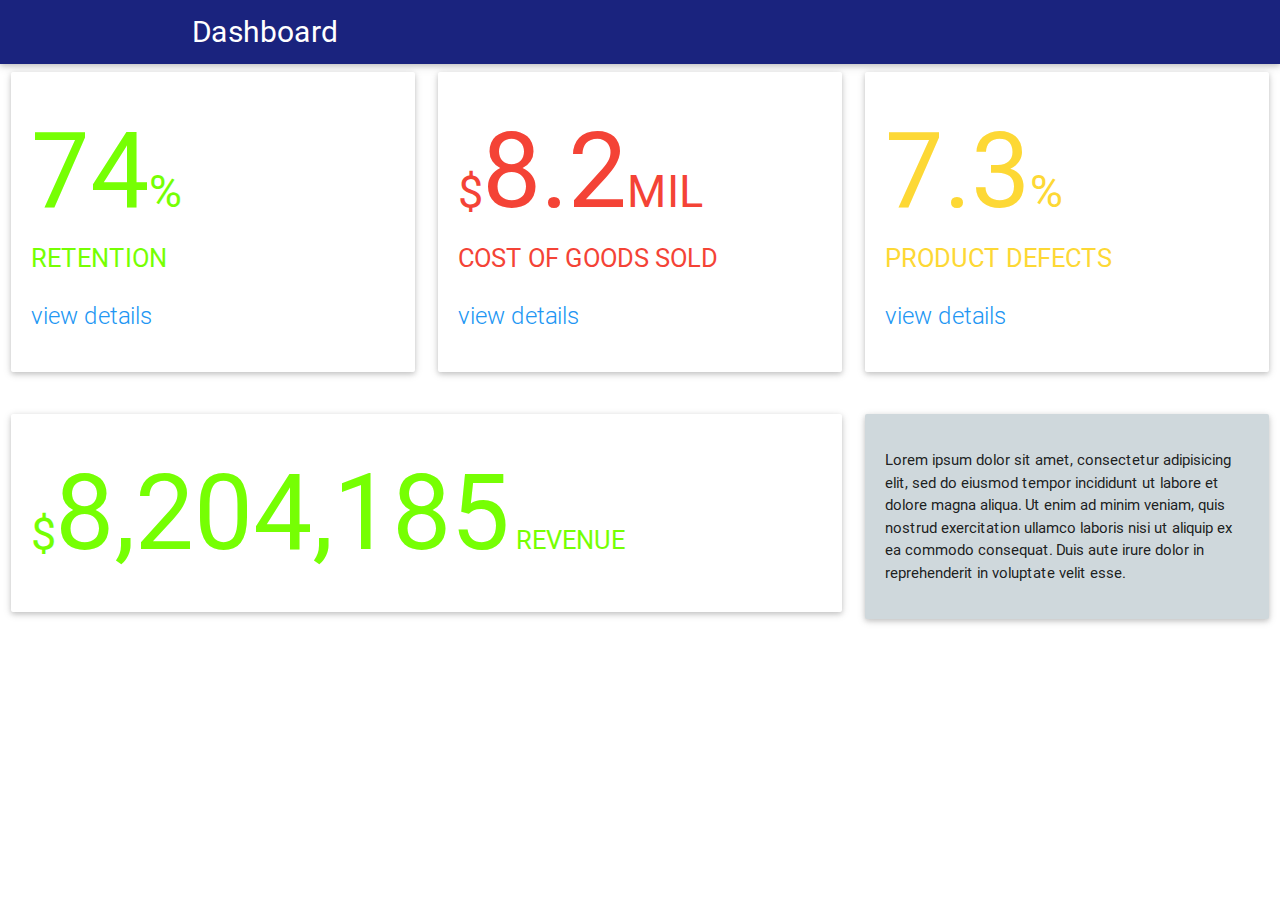
<file: dashboard/index.html>
<!DOCTYPE html5>
<html>
  <head>
    <!--Import Google Icon Font-->
    <link href="http://fonts.googleapis.com/icon?family=Material+Icons" rel="stylesheet">
    <!--Import materialize.css-->
    <link type="text/css" rel="stylesheet" href="css/materialize.min.css"  media="screen,projection"/>
    <link type="text/css" rel="stylesheet" href="css/index.css"/>

    <!--Let browser know website is optimized for mobile-->
    <meta name="viewport" content="width=device-width, initial-scale=1.0"/>
  </head>

  <body>
    <nav class="top-nav">
      <div class="container">
        <div class="nav-wrapper">
          <a class="page-title">Dashboard</a>
        </div> <!-- nav-wrapper -->
      </div>  <!-- container -->
    </nav>


    <div class="row">

      <div class="col s12 m4">
        <div class="card small">
          <div class="card-content card-content-top">
            <p><span class="kpi kpi-green">74</span><span class="kpi-green kpi-subtext">% </span></p>
            <p><span class="kpi-green kpi-desc">RETENTION</span></p>
          </div>
          <div class="card-content">
            <span class="card-title activator blue-text accent-3">view details
            </span>
          </div>
          <div class="card-reveal">
            <span class="card-title grey-text text-darken-4">Details<i class="material-icons right">close</i></span>
            <p>Here is some more information about this KPI that is only revealed once clicked on.</p>
            <div class="row">
              <div class="col s6">
                <p>A YEAR AGO: </p>
              </div>
              <div class="col s6">
                <p>65% </p>
              </div>
            </div> <!-- 1 yrs -->
            <div class="row">
              <div class="col s6">
                <p>2 YEARS AGO: </p>
              </div>
              <div class="col s6">
                <p>68% </p>
              </div>
            </div> <!-- 2 yrs -->
            <div class="row">
              <div class="col s6">
                <p>3 YEARS AGO: </p>
              </div>
              <div class="col s6">
                <p>70% </p>
              </div>
            </div> <!-- 3 yrs -->
          </div>
        </div>
      </div> <!-- end of column 1 -->

      <div class="col s12 m4">
        <div class="card small">
          <div class="card-content card-content-top">
            <p><span class="kpi-red kpi-subtext">$</span><span class="kpi kpi-red">8.2</span><span class="kpi-red kpi-subtext">MIL </span></p>
            <p><span class="kpi-red kpi-desc">COST OF GOODS SOLD</span></p>
          </div>
          <div class="card-content">
            <span class="card-title activator blue-text accent-3">view details
            </span>
          </div>
          <div class="card-reveal">
            <span class="card-title grey-text text-darken-4">Details<i class="material-icons right">close</i></span>
            <p>Here is some more information about this KPI that is only revealed once clicked on.</p>
            <div class="row">
              <div class="col s6">
                <p>A YEAR AGO: </p>
              </div>
              <div class="col s6">
                <p>$6,234,591 </p>
              </div>
            </div> <!-- 1 yrs -->
            <div class="row">
              <div class="col s6">
                <p>2 YEARS AGO: </p>
              </div>
              <div class="col s6">
                <p>$7,163,296</p>
              </div>
            </div> <!-- 2 yrs -->
            <div class="row">
              <div class="col s6">
                <p>3 YEARS AGO: </p>
              </div>
              <div class="col s6">
                <p>7$5,236,378 </p>
              </div>
            </div> <!-- 3 yrs -->
          </div>
        </div>
      </div> <!-- end of column 2 -->

          
      <div class="col s12 m4">
        <div class="card small">
          <div class="card-content card-content-top">
            <p><span class="kpi kpi-yellow">7.3</span><span class="kpi-yellow kpi-subtext">% </span></p>
            <p><span class="kpi-yellow kpi-desc">PRODUCT DEFECTS</span></p>
          </div>
          <div class="card-content">
            <span class="card-title activator blue-text accent-3">view details
            </span>
          </div>
          <div class="card-reveal">
            <span class="card-title grey-text text-darken-4">Details<i class="material-icons right">close</i></span>
            <p>Here is some more information about this KPI that is only revealed once clicked on.</p>
            <div class="row">
              <div class="col s6">
                <p>A YEAR AGO: </p>
              </div>
              <div class="col s6">
                <p>7.2% </p>
              </div>
            </div> <!-- 1 yrs -->
            <div class="row">
              <div class="col s6">
                <p>2 YEARS AGO: </p>
              </div>
              <div class="col s6">
                <p>6.3% </p>
              </div>
            </div> <!-- 2 yrs -->
            <div class="row">
              <div class="col s6">
                <p>3 YEARS AGO: </p>
              </div>
              <div class="col s6">
                <p>9.3% </p>
              </div>
            </div> <!-- 3 yrs -->
          </div>
        </div>
      </div> <!-- end of column 3 -->
    </div>
    
    <div class="row">
      <div class="col s12 m8">
        <div class="card">
          <div class="card-content">
            <p><span class="kpi-green kpi-subtext">$</span><span class="kpi kpi-green">8,204,185</span><span class="kpi-green kpi-desc"> REVENUE</span></p>
          </div>
        </div>
      </div>
      <div class="col s12 m4">
        <div class="card-panel blue-grey lighten-4">
          <p>Lorem ipsum dolor sit amet, consectetur adipisicing elit, sed do eiusmod
          tempor incididunt ut labore et dolore magna aliqua. Ut enim ad minim veniam,
          quis nostrud exercitation ullamco laboris nisi ut aliquip ex ea commodo
          consequat. Duis aute irure dolor in reprehenderit in voluptate velit esse.</p>
        </div>
      </div>
    </div>

    <!--Import jQuery before materialize.js-->
    <script type="text/javascript" src="https://code.jquery.com/jquery-2.1.1.min.js"></script>
    <script type="text/javascript" src="js/materialize.min.js"></script>
  </body>
</html>
</file>
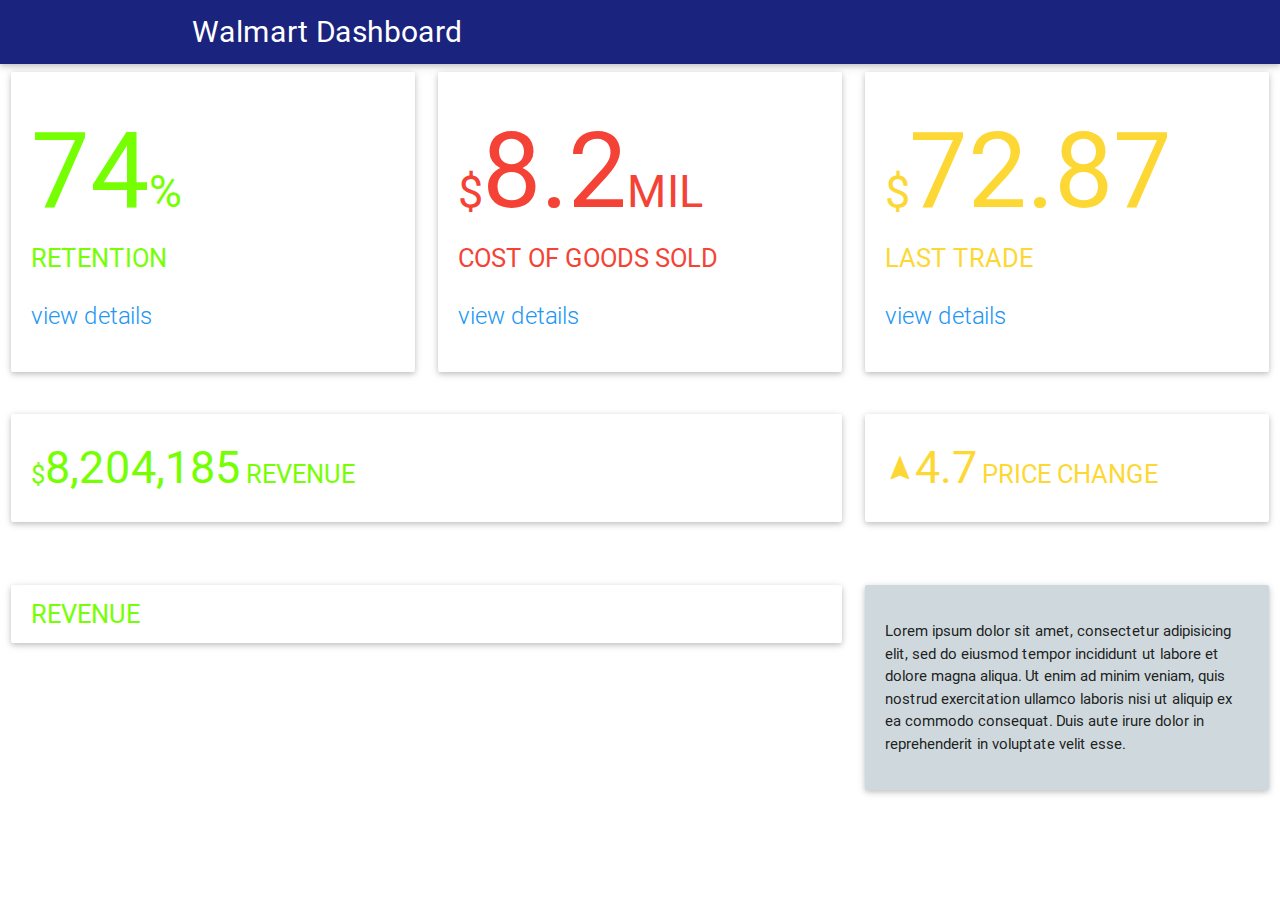
<file: dashboard/index_test.html>
<!DOCTYPE html5>
<html>
  <head>
    <!--Import Google Icon Font-->
    <link href="http://fonts.googleapis.com/icon?family=Material+Icons" rel="stylesheet">
    <!--Import materialize.css-->
    <link type="text/css" rel="stylesheet" href="css/materialize.min.css"  media="screen,projection"/>
    <link type="text/css" rel="stylesheet" href="css/index.css"/>

    <script type="text/javascript" src="https://public.tableau.com/javascripts/api/tableau-2.js"></script>
    <!--Let browser know website is optimized for mobile-->
    <meta name="viewport" content="width=device-width, initial-scale=1.0"/>
  </head>

  <body onload="initViz(); initRetention();">
    <nav class="top-nav">
      <div class="container">
        <div class="nav-wrapper">
          <a class="page-title">Walmart Dashboard</a>
        </div> <!-- nav-wrapper -->
      </div>  <!-- container -->
    </nav>


    <div class="row">

      <div class="col s12 m4">
        <div class="card small">
          <div class="card-content card-content-top">
            <p><span class="kpi kpi-green">74</span><span class="kpi-green kpi-subtext">% </span></p>
            <p><span class="kpi-green kpi-desc">RETENTION</span></p>
          </div>
          <div class="card-content">
            <span class="card-title activator blue-text accent-3">view details
            </span>
          </div>
          <div class="card-reveal">
            <span class="card-title">Target: 70%</span><i class="material-icons right">close</i>
        <div id="tableauViz"></div>
INSERT GRAPH RETENTION
          </div>
        </div>
      </div> <!-- end of column 1 -->

      <div class="col s12 m4">
        <div class="card small">
          <div class="card-content card-content-top">
            <p><span class="kpi-red kpi-subtext">$</span><span class="kpi kpi-red">8.2</span><span class="kpi-red kpi-subtext">MIL </span></p>
            <p><span class="kpi-red kpi-desc">COST OF GOODS SOLD</span></p>
          </div>
          <div class="card-content">
            <span class="card-title activator blue-text accent-3">view details
            </span>
          </div>
          <div class="card-reveal">
            <span class="card-title red-text">Target: $7.5 mil</span><i class="material-icons right">close</i>

INSERT GRAPH HERE - COGS
          </div>
        </div>
      </div> <!-- end of column 2 -->

          
      <div class="col s12 m4">
        <div class="card small">
          <div class="card-content card-content-top">
            <p><span class="kpi-yellow kpi-subtext">$</span><span class="kpi kpi-yellow">72.87</span></p>
            <p><span class="kpi-yellow kpi-desc">LAST TRADE</span></p>
          </div>
          <div class="card-content">
            <span class="card-title activator blue-text accent-3">view details
            </span>
          </div>
          <div class="card-reveal">
            <span class="card-title yellow-text">Target: $79.32</span><i class="material-icons right">close</i>
INSERT GRAPH ON STOCK PRICE
          </div>
        </div>
      </div> <!-- end of column 3 -->
    </div>
    
    <div class="row">
      <div class="col s8">
        <div class="card">
          <div class="card-content">
            <p><span class="kpi-green kpi-desc">$</span><span class="kpi kpi-green kpi-subtext-full">8,204,185</span><span class="kpi-green kpi-desc"> REVENUE</span></p>
          </div>
        </div>
      </div>
      <div class="col s4">
        <div class="card">
          <div class="card-content">
            <p><span class="kpi-yellow kpi-subtext"><i class="small material-icons"> navigation</i></span><span class="kpi kpi-yellow kpi-subtext-full">4.7</span> <span class="kpi-yellow kpi-desc">PRICE CHANGE</span></p>
          </div>
        </div>
      </div>
    </div> <!-- end of row -->
    <div class="row">
      <div class="col s12">
            <div id="tabGraph1"></div>
      </div>
    </div>

    <div class="row">
      <div class="col s12 m8">
        <div class="card">
          <div class="card-content">
            <p><span class="kpi-green kpi-desc"> REVENUE</span></p>
          </div>
        </div>
      </div>
      <div class="col s12 m4">
        <div class="card-panel blue-grey lighten-4">
          <p>Lorem ipsum dolor sit amet, consectetur adipisicing elit, sed do eiusmod
          tempor incididunt ut labore et dolore magna aliqua. Ut enim ad minim veniam,
          quis nostrud exercitation ullamco laboris nisi ut aliquip ex ea commodo
          consequat. Duis aute irure dolor in reprehenderit in voluptate velit esse.</p>
        </div>
      </div>
    </div>

    <!--Import jQuery before materialize.js-->
    <script type="text/javascript" src="js/tableau.js"></script>
    <script type="text/javascript" src="js/tableau_retention.js"></script>
    <script type="text/javascript" src="https://code.jquery.com/jquery-2.1.1.min.js"></script>
    <script type="text/javascript" src="js/materialize.min.js"></script>
  </body>
</html>
</file>
<file: dashboard/css/index.css>
nav a {
    color:#fff;
}

a {
    text-decoration: none;
    background-color: transparent;
}

.top-nav {
    background-color: #1a237e;
}

.page-title {
    font-size: 2em;
}

.card-title {
    font-size: 26em;
}

.card-content-top {
    height:200px;
}

.kpi {
    font-size: 7em;
}

.kpi-green {
    color: #76ff03; 
}

.kpi-red {
    color: #f44336;
}

.kpi-yellow {
    color: #fdd835;
}

.kpi-subtext {
    font-size: 3em;
}

.kpi-subtext-full {
    font-size: 3em;
}

.kpi-desc {
    font-size: 1.7em;
    line-height: 18px;
}

.card-reveal > .row {
    line-height:0px;
}

.card-title {
    color: #76ff03;
}
</file>
